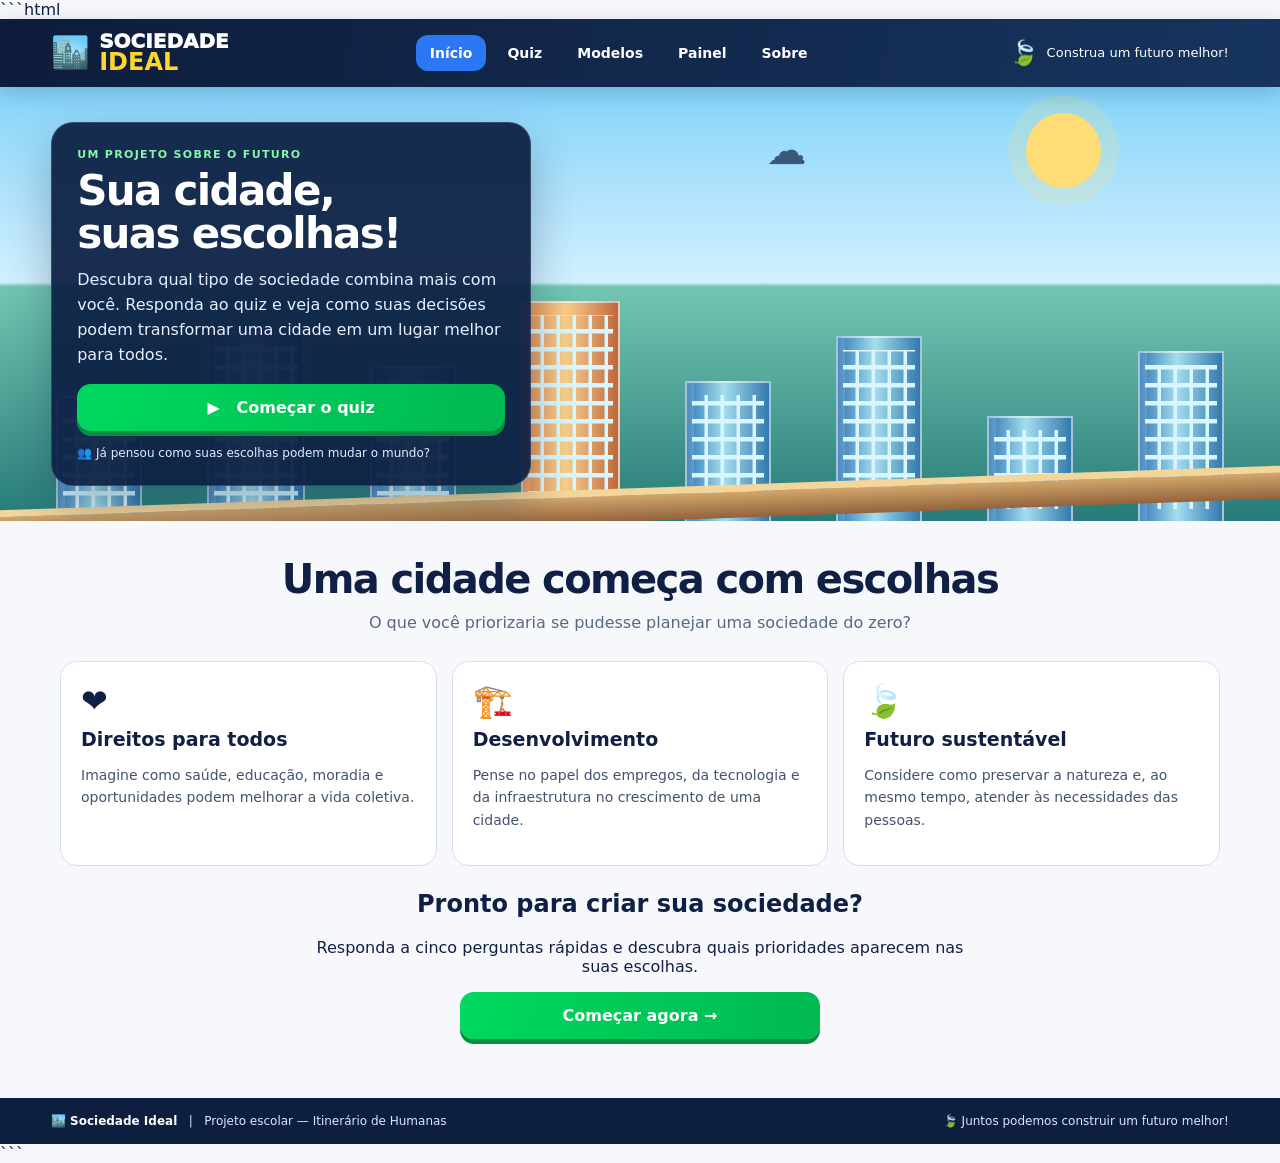
<file: index.html>
```html
<!DOCTYPE html>
<html lang="pt-BR">
<head>
  <meta charset="UTF-8">
  <meta name="viewport" content="width=device-width, initial-scale=1.0">

  <title>Sociedade Ideal | Início</title>

  <link rel="stylesheet" href="styles.css">
</head>

<body>

  <!-- Cabeçalho e navegação -->
  <header class="topbar">

    <a class="brand" href="index.html">
      <span class="brand-icon">🏙️</span>
      <span>
        SOCIEDADE
        <strong>IDEAL</strong>
      </span>
    </a>

    <nav class="nav" aria-label="Navegação principal">
      <a href="index.html" class="active">Início</a>
      <a href="quiz.html">Quiz</a>
      <a href="resultados.html">Modelos</a>
      <a href="painel.html">Painel</a>
      <a href="sobre.html">Sobre</a>
    </nav>

    <div class="motto">
      <b>🍃</b>
      Construa um futuro melhor!
    </div>

  </header>

  <!-- Apresentação principal -->
  <section class="hero">

    <!-- Elementos decorativos da cidade -->
    <div class="sun" aria-hidden="true"></div>
    <div class="cloud" aria-hidden="true">☁️</div>

    <div class="cityscape" aria-hidden="true">
      <div class="building b1"></div>
      <div class="building b2"></div>
      <div class="building b3"></div>
      <div class="building b4"></div>
      <div class="building b5"></div>
      <div class="building b6"></div>
      <div class="building b7"></div>
      <div class="building b8"></div>
      <div class="bridge"></div>
    </div>

    <!-- Texto principal -->
    <div class="hero-content">

      <div class="eyebrow">
        Um projeto sobre o futuro
      </div>

      <h1>
        Sua cidade,<br>
        suas escolhas!
      </h1>

      <p>
        Descubra qual tipo de sociedade combina mais com você.
        Responda ao quiz e veja como suas decisões podem
        transformar uma cidade em um lugar melhor para todos.
      </p>

      <a class="primary" href="quiz.html">
        ▶ &nbsp; Começar o quiz
      </a>

      <div class="tiny-note">
        👥 Já pensou como suas escolhas podem mudar o mundo?
      </div>

    </div>

  </section>

  <!-- Conteúdo principal -->
  <main>

    <section class="page-heading">
      <h1>Uma cidade começa com escolhas</h1>

      <p>
        O que você priorizaria se pudesse planejar
        uma sociedade do zero?
      </p>
    </section>

    <!-- Temas apresentados na página inicial -->
    <section class="info-grid" aria-label="Temas do projeto">

      <article class="info-card">
        <div class="icon" aria-hidden="true">❤️</div>

        <h2>Direitos para todos</h2>

        <p>
          Imagine como saúde, educação, moradia e oportunidades
          podem melhorar a vida coletiva.
        </p>
      </article>

      <article class="info-card">
        <div class="icon" aria-hidden="true">🏗️</div>

        <h2>Desenvolvimento</h2>

        <p>
          Pense no papel dos empregos, da tecnologia e da
          infraestrutura no crescimento de uma cidade.
        </p>
      </article>

      <article class="info-card">
        <div class="icon" aria-hidden="true">🍃</div>

        <h2>Futuro sustentável</h2>

        <p>
          Considere como preservar a natureza e, ao mesmo
          tempo, atender às necessidades das pessoas.
        </p>
      </article>

    </section>

    <!-- Convite para realizar o quiz -->
    <section class="cta">

      <h2>Pronto para criar sua sociedade?</h2>

      <p>
        Responda a cinco perguntas rápidas e descubra
        quais prioridades aparecem nas suas escolhas.
      </p>

      <a class="primary" href="quiz.html">
        Começar agora →
      </a>

    </section>

  </main>

  <!-- Rodapé -->
  <footer class="footer">

    <span>
      🏙️ <strong>Sociedade Ideal</strong>
      &nbsp; | &nbsp;
      Projeto escolar — Itinerário de Humanas
    </span>

    <span>
      🍃 Juntos podemos construir um futuro melhor!
    </span>

  </footer>

</body>
</html>
```
</file>
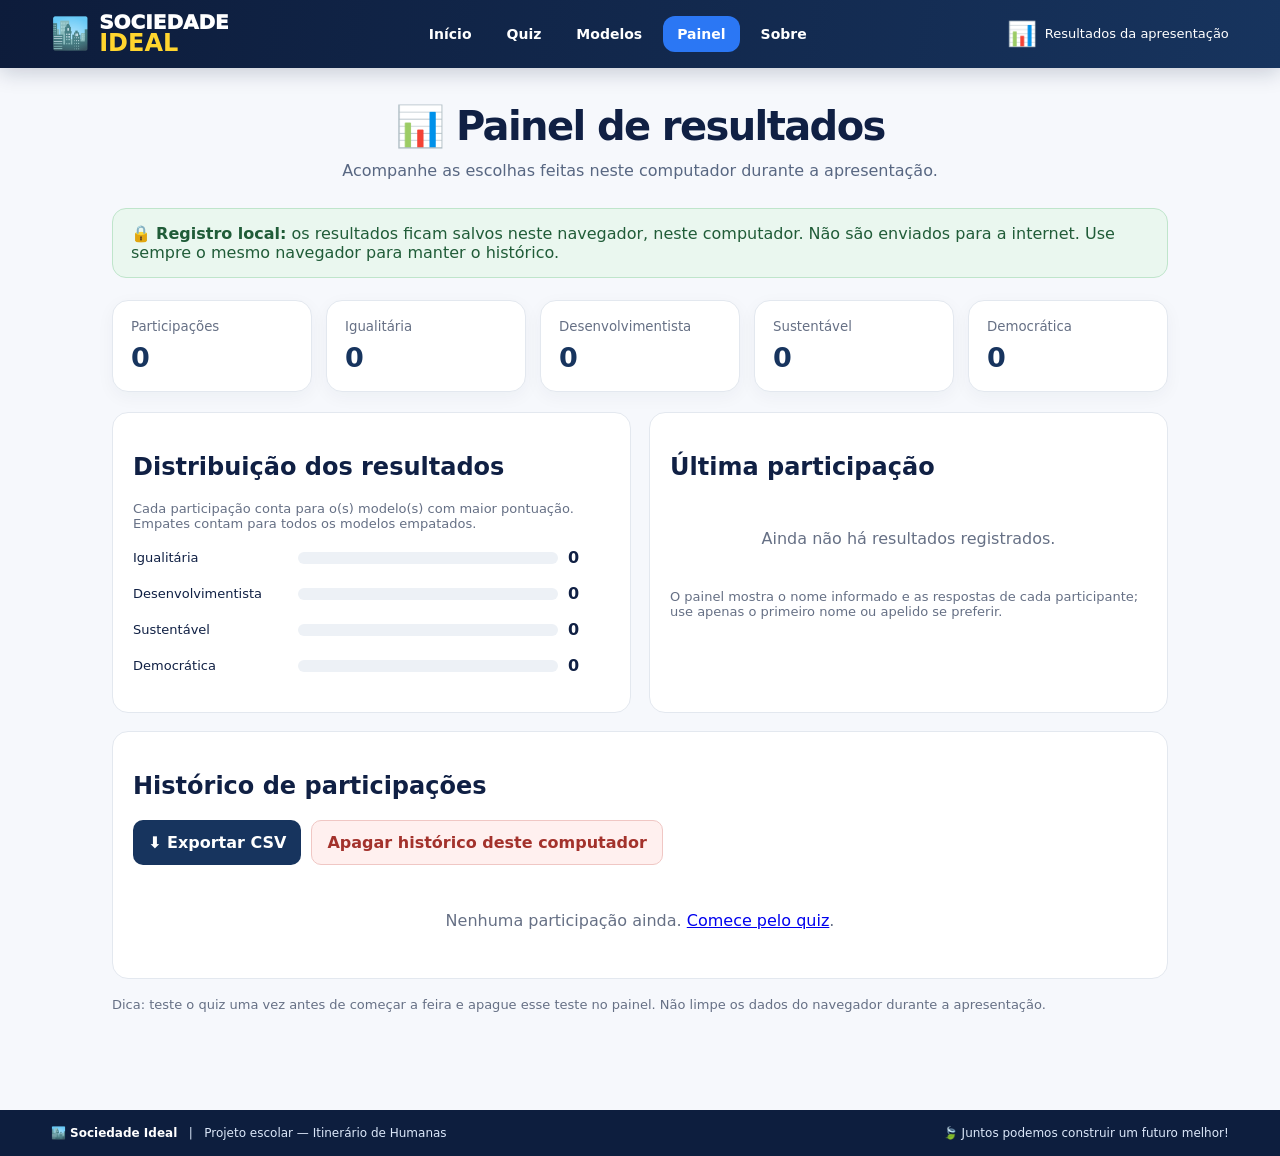
<file: painel.html>
<!doctype html>
<html lang="pt-BR">
<head>
  <meta charset="utf-8">
  <meta name="viewport" content="width=device-width, initial-scale=1">
  <title>Sociedade Ideal | Painel local</title>
  <link rel="stylesheet" href="styles.css">
  <style>
    .panel-wrap {
      max-width: 1100px;
      margin: 0 auto;
      padding: 0 22px 50px;
    }
    .privacy-note {
      background: #eaf7ef;
      border: 1px solid #bfe5cb;
      border-radius: 14px;
      padding: 15px 18px;
      color: #205c38;
      margin-bottom: 22px;
    }
    .stats {
      display: grid;
      grid-template-columns: repeat(5, minmax(0, 1fr));
      gap: 14px;
      margin: 20px 0;
    }
    .stat {
      background: #fff;
      border: 1px solid #e3e8ef;
      border-radius: 16px;
      padding: 18px;
      box-shadow: 0 5px 18px #172b4d0b;
    }
    .stat small {
      display: block;
      color: #667085;
      margin-bottom: 8px;
    }
    .stat strong {
      font-size: 27px;
      color: #17345e;
    }
    .dash-grid {
      display: grid;
      grid-template-columns: 1fr 1fr;
      gap: 18px;
    }
    .dash-card {
      background: white;
      border: 1px solid #e3e8ef;
      border-radius: 16px;
      padding: 20px;
      min-width: 0;
    }
    .bar-row {
      display: grid;
      grid-template-columns: 155px 1fr 42px;
      gap: 10px;
      align-items: center;
      margin: 17px 0;
    }
    .bar-label {
      font-size: 13px;
    }
    .bar-bg {
      height: 12px;
      background: #edf1f6;
      border-radius: 20px;
      overflow: hidden;
    }
    .bar-fill {
      height: 100%;
      background: linear-gradient(90deg, #39a879, #72c7a0);
      border-radius: 20px;
    }
    .table-wrap {
      overflow: auto;
    }
    table {
      border-collapse: collapse;
      width: 100%;
      font-size: 14px;
    }
    th, td {
      text-align: left;
      padding: 12px 10px;
      border-bottom: 1px solid #e8edf3;
      white-space: nowrap;
    }
    th {
      color: #586782;
    }
    .tools {
      display: flex;
      gap: 10px;
      flex-wrap: wrap;
      margin: 18px 0;
    }
    .tools button {
      cursor: pointer;
      border: 0;
      border-radius: 10px;
      padding: 12px 15px;
      font-weight: 700;
    }
    .export {
      background: #17345e;
      color: #fff;
    }
    .clear {
      background: #fff0ef;
      color: #a3322c;
      border: 1px solid #f0c7c4 !important;
    }
    .empty {
      text-align: center;
      color: #667085;
      padding: 28px 12px;
    }
    .muted {
      color: #667085;
      font-size: 13px;
    }
    @media (max-width: 850px) {
      .stats {
        grid-template-columns: repeat(2, minmax(0, 1fr));
      }
      .dash-grid {
        grid-template-columns: 1fr;
      }
    }
    @media (max-width: 480px) {
      .bar-row {
        grid-template-columns: 115px 1fr 34px;
        gap: 7px;
      }
      .stat {
        padding: 14px;
      }
      .stat strong {
        font-size: 23px;
      }
    }
  </style>
</head>
<body>

  <!-- Barra de Navegação Superior -->
  <header class="topbar">
    <a class="brand" href="index.html">
      <span class="brand-icon">🏙️</span>
      <span>SOCIEDADE<strong>IDEAL</strong></span>
    </a>
    <nav class="nav" aria-label="Navegação principal">
      <a href="index.html">Início</a>
      <a href="quiz.html">Quiz</a>
      <a href="resultados.html">Modelos</a>
      <a href="painel.html" class="active">Painel</a>
      <a href="sobre.html">Sobre</a>
    </nav>
    <div class="motto"><b>📊</b> Resultados da apresentação</div>
  </header>

  <!-- Conteúdo Principal -->
  <main>
    <div class="page-heading">
      <h1>📊 Painel de resultados</h1>
      <p>Acompanhe as escolhas feitas neste computador durante a apresentação.</p>
    </div>

    <div class="panel-wrap">
      <!-- Aviso de Privacidade -->
      <div class="privacy-note">
        🔒 <strong>Registro local:</strong> os resultados ficam salvos neste navegador, neste computador. Não são enviados para a internet. Use sempre o mesmo navegador para manter o histórico.
      </div>

      <!-- Métricas / Contadores -->
      <div class="stats">
        <div class="stat">
          <small>Participações</small>
          <strong id="total">0</strong>
        </div>
        <div class="stat">
          <small>Igualitária</small>
          <strong id="igualitaria">0</strong>
        </div>
        <div class="stat">
          <small>Desenvolvimentista</small>
          <strong id="desenvolvimentista">0</strong>
        </div>
        <div class="stat">
          <small>Sustentável</small>
          <strong id="sustentavel">0</strong>
        </div>
        <div class="stat">
          <small>Democrática</small>
          <strong id="democratica">0</strong>
        </div>
      </div>

      <!-- Gráficos e Última Participação -->
      <div class="dash-grid">
        <section class="dash-card">
          <h2>Distribuição dos resultados</h2>
          <p class="muted">Cada participação conta para o(s) modelo(s) com maior pontuação. Empates contam para todos os modelos empatados.</p>
          <div id="bars"></div>
        </section>

        <section class="dash-card">
          <h2>Última participação</h2>
          <div id="last" class="empty">Ainda não há resultados registrados.</div>
          <p class="muted">O painel mostra o nome informado e as respostas de cada participante; use apenas o primeiro nome ou apelido se preferir.</p>
        </section>
      </div>

      <!-- Tabela do Histórico -->
      <section class="dash-card" style="margin-top:18px">
        <h2>Histórico de participações</h2>
        <div class="tools">
          <button class="export" id="exportBtn">⬇ Exportar CSV</button>
          <button class="clear" id="clearBtn">Apagar histórico deste computador</button>
        </div>
        <div class="table-wrap" id="history"></div>
      </section>

      <p class="muted" style="margin-top:18px">Dica: teste o quiz uma vez antes de começar a feira e apague esse teste no painel. Não limpe os dados do navegador durante a apresentação.</p>
    </div>
  </main>

  <!-- Rodapé -->
  <footer class="footer">
    <span>🏙️ <strong>Sociedade Ideal</strong> &nbsp; | &nbsp; Projeto escolar — Itinerário de Humanas</span>
    <span>🍃 Juntos podemos construir um futuro melhor!</span>
  </footer>

  <!-- Script Lógico -->
  <script>
    const KEY = 'sociedadeIdealRegistrosV1';
    const models = {
      igualitaria: 'Sociedade Igualitária',
      desenvolvimentista: 'Sociedade Desenvolvimentista',
      sustentavel: 'Sociedade Sustentável',
      democratica: 'Sociedade Democrática'
    };

    function read() {
      try {
        return JSON.parse(localStorage.getItem(KEY) || '[]');
      } catch (e) {
        return [];
      }
    }

    function datefmt(iso) {
      return new Date(iso).toLocaleString('pt-BR', { dateStyle: 'short', timeStyle: 'short' });
    }

    function esc(s) {
      return String(s).replace(/[&<>"']/g, c => ({
        '&': '&amp;',
        '<': '&lt;',
        '>': '&gt;',
        '"': '&quot;',
        "'": '&#39;'
      }[c]));
    }

    function render() {
      const rows = read();
      document.getElementById('total').textContent = rows.length;

      const counts = { igualitaria: 0, desenvolvimentista: 0, sustentavel: 0, democratica: 0 };
      rows.forEach(r => (r.vencedores || []).forEach(k => {
        if (k in counts) counts[k]++;
      }));

      Object.keys(counts).forEach(k => document.getElementById(k).textContent = counts[k]);

      const max = Math.max(1, ...Object.values(counts));
      document.getElementById('bars').innerHTML = Object.keys(counts).map(k => `
        <div class="bar-row">
          <span class="bar-label">${models[k].replace('Sociedade ', '')}</span>
          <div class="bar-bg">
            <div class="bar-fill" style="width:${counts[k] / max * 100}%"></div>
          </div>
          <strong>${counts[k]}</strong>
        </div>
      `).join('');

      const last = rows[rows.length - 1];
      document.getElementById('last').innerHTML = last ? `
        <strong>${esc(last.nome || 'Não informado')}</strong>
        <p>${esc(last.resultado)}</p>
        <p>${datefmt(last.data)}</p>
        <p class="muted">Participação ${rows.length} de ${rows.length}</p>
      ` : 'Ainda não há resultados registrados.';

      document.getElementById('history').innerHTML = rows.length ? `
        <table>
          <thead>
            <tr>
              <th>#</th>
              <th>Nome</th>
              <th>Data e hora</th>
              <th>Resultado</th>
              <th>Escolhas</th>
            </tr>
          </thead>
          <tbody>
            ${rows.slice().reverse().map((r, i) => `
              <tr>
                <td>${rows.length - i}</td>
                <td>${esc(r.nome || "Não informado")}</td>
                <td>${datefmt(r.data)}</td>
                <td>${esc(r.resultado)}</td>
                <td>
                  <details>
                    <summary>Ver respostas</summary>
                    <ol>
                      ${(r.respostas || []).map(a => `<li><strong>${esc(a.pergunta)}</strong><br>${esc(a.escolha)}</li>`).join('')}
                    </ol>
                    <p>Pontuação: ${Object.entries(r.scores || {}).map(([k, v]) => `${models[k]}: ${v}`).map(esc).join(" · ")}</p>
                  </details>
                </td>
              </tr>
            `).join('')}
          </tbody>
        </table>
      ` : '<div class="empty">Nenhuma participação ainda. <a href="quiz.html">Comece pelo quiz</a>.</div>';
    }

    // Exportação em CSV
    document.getElementById('exportBtn').addEventListener('click', () => {
      const rows = read();
      if (!rows.length) {
        alert('Ainda não há resultados para exportar.');
        return;
      }
      const csv = [
        ['Participação', 'Nome', 'Data e hora', 'Resultado', 'Respostas', 'Igualitária', 'Desenvolvimentista', 'Sustentável', 'Democrática'],
        ...rows.map((r, i) => [
          i + 1,
          r.nome || 'Não informado',
          datefmt(r.data),
          r.resultado,
          (r.respostas || []).map(a => a.pergunta + ': ' + a.escolha).join(' | '),
          ...['igualitaria', 'desenvolvimentista', 'sustentavel', 'democratica'].map(k => r.scores?.[k] ?? 0)
        ])
      ].map(row => row.map(v => '"' + String(v).replace(/"/g, '""') + '"').join(';')).join('\r\n');

      const blob = new Blob(['\ufeff' + csv], { type: 'text/csv;charset=utf-8;' });
      const url = URL.createObjectURL(blob);
      const a = document.createElement('a');
      a.href = url;
      a.download = 'sociedade-ideal-resultados.csv';
      a.click();
      URL.revokeObjectURL(url);
    });

    // Limpeza de Histórico
    document.getElementById('clearBtn').addEventListener('click', () => {
      if (confirm('Apagar permanentemente todos os resultados salvos neste navegador? Esta ação não pode ser desfeita.')) {
        localStorage.removeItem(KEY);
        render();
      }
    });

    render();
    window.addEventListener('storage', render);
  </script>
</body>
</html>
</file>
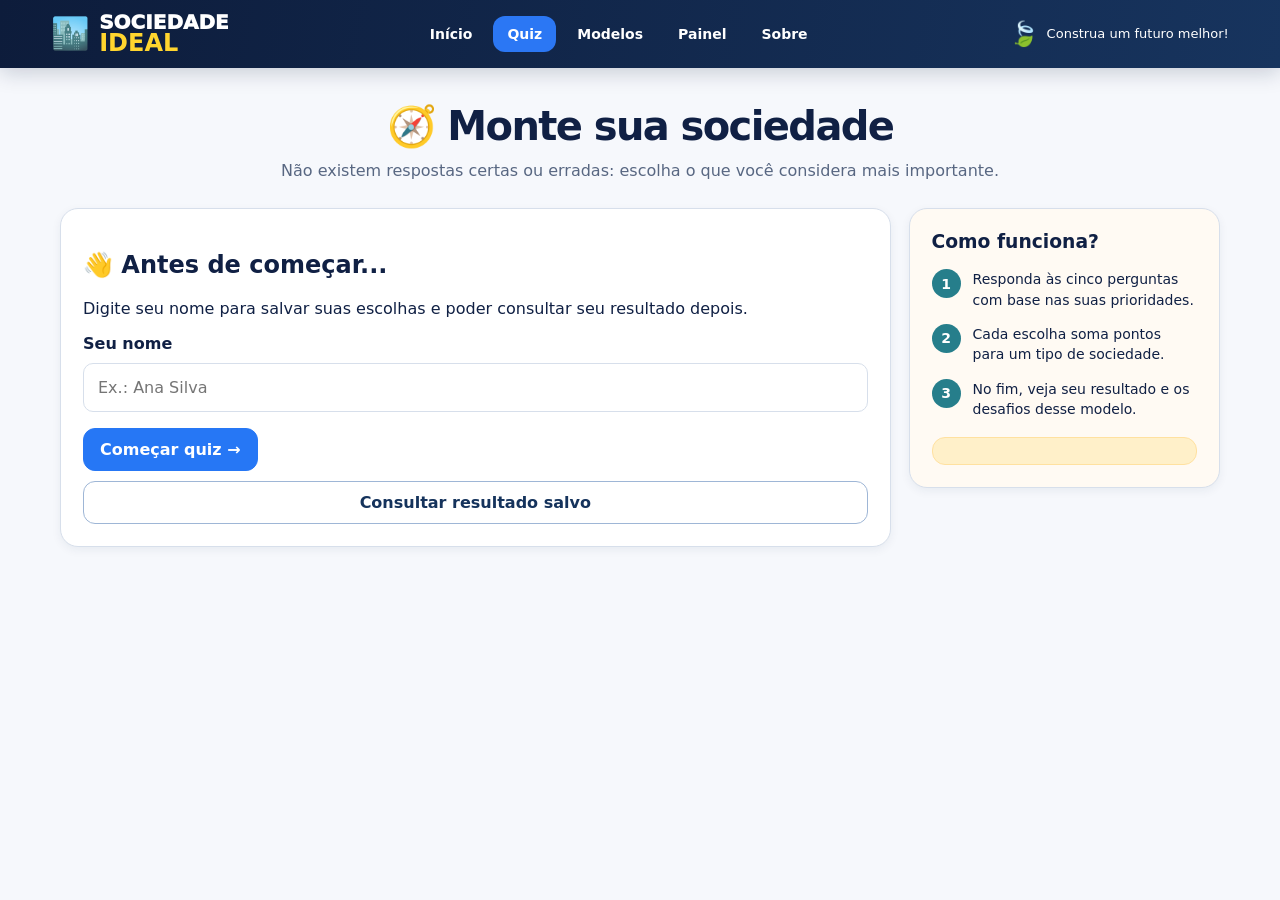
<file: quiz.html>
<!DOCTYPE html>
<html lang="pt-BR">
<head>
  <meta charset="utf-8">
  <meta name="viewport" content="width=device-width, initial-scale=1">
  <title>Sociedade Ideal | Quiz</title>
  <link rel="stylesheet" href="styles.css">
</head>
<body>

  <!-- Barra Superior de Navegação -->
  <header class="topbar">
    <a class="brand" href="index.html">
      <span class="brand-icon">🏙️</span>
      <span>SOCIEDADE<strong>IDEAL</strong></span>
    </a>
    
    <nav class="nav" aria-label="Navegação principal">
      <a href="index.html">Início</a>
      <a href="quiz.html" class="active">Quiz</a>
      <a href="resultados.html">Modelos</a>
      <a href="painel.html">Painel</a>
      <a href="sobre.html">Sobre</a>
    </nav>
    
    <div class="motto">
      <b>🍃</b> Construa um futuro melhor!
    </div>
  </header>

  <!-- Conteúdo Principal -->
  <main>
    <div class="page-heading">
      <h1>🧭 Monte sua sociedade</h1>
      <p>Não existem respostas certas ou erradas: escolha o que você considera mais importante.</p>
    </div>

    <section class="quiz-layout">
      <!-- Painel Esquerdo (Formulário e Quiz) -->
      <div class="panel">
        
        <!-- Tela Inicial: Identificação do Usuário -->
        <div id="nameGate" class="name-gate">
          <h2>👋 Antes de começar...</h2>
          <p>Digite seu nome para salvar suas escolhas e poder consultar seu resultado depois.</p>
          
          <label for="participantName"><strong>Seu nome</strong></label>
          <input 
            id="participantName" 
            maxlength="80" 
            autocomplete="name" 
            placeholder="Ex.: Ana Silva" 
            style="display:block; width:100%; box-sizing:border-box; margin:10px 0 16px; padding:14px; border:1px solid #d7dfeb; border-radius:10px; font:inherit;"
          >
          
          <button class="next" id="startBtn">Começar quiz →</button>
          <button class="secondary" id="lookupBtn" style="margin-top:10px; width:100%">Consultar resultado salvo</button>
          
          <div id="savedLookup" class="result-detail" hidden aria-live="polite"></div>
        </div>

        <!-- Conteúdo do Quiz -->
        <div id="quizContent" hidden>
          <div class="progress-line">
            <span id="qCount">Pergunta 1 de 12</span>
            <span id="percent">0%</span>
          </div>
          
          <div class="track">
            <div class="fill" id="progress"></div>
          </div>
          
          <h2 class="question" id="question">Qual seria sua maior prioridade ao governar uma cidade?</h2>
          <div class="answers" id="answers"></div>
          
          <div class="quiz-actions">
            <button class="secondary" id="backBtn">← Voltar</button>
            <button class="next" id="nextBtn" disabled>Próxima pergunta →</button>
          </div>
          
          <div id="resultDetail" class="result-detail" hidden aria-live="polite"></div>
        </div>
      </div>

      <!-- Painel Direito (Instruções) -->
      <aside class="panel side">
        <h3>Como funciona?</h3>
        
        <div class="step">
          <span class="num">1</span>
          <span>Responda às cinco perguntas com base nas suas prioridades.</span>
        </div>
        
        <div class="step">
          <span class="num">2</span>
          <span>Cada escolha soma pontos para um tipo de sociedade.</span>
        </div>
        
        <div class="step">
          <span class="num">3</span>
          <span>No fim, veja seu resultado e os desafios desse modelo.</span>
        </div>
        
        <div class="tip">
</file>
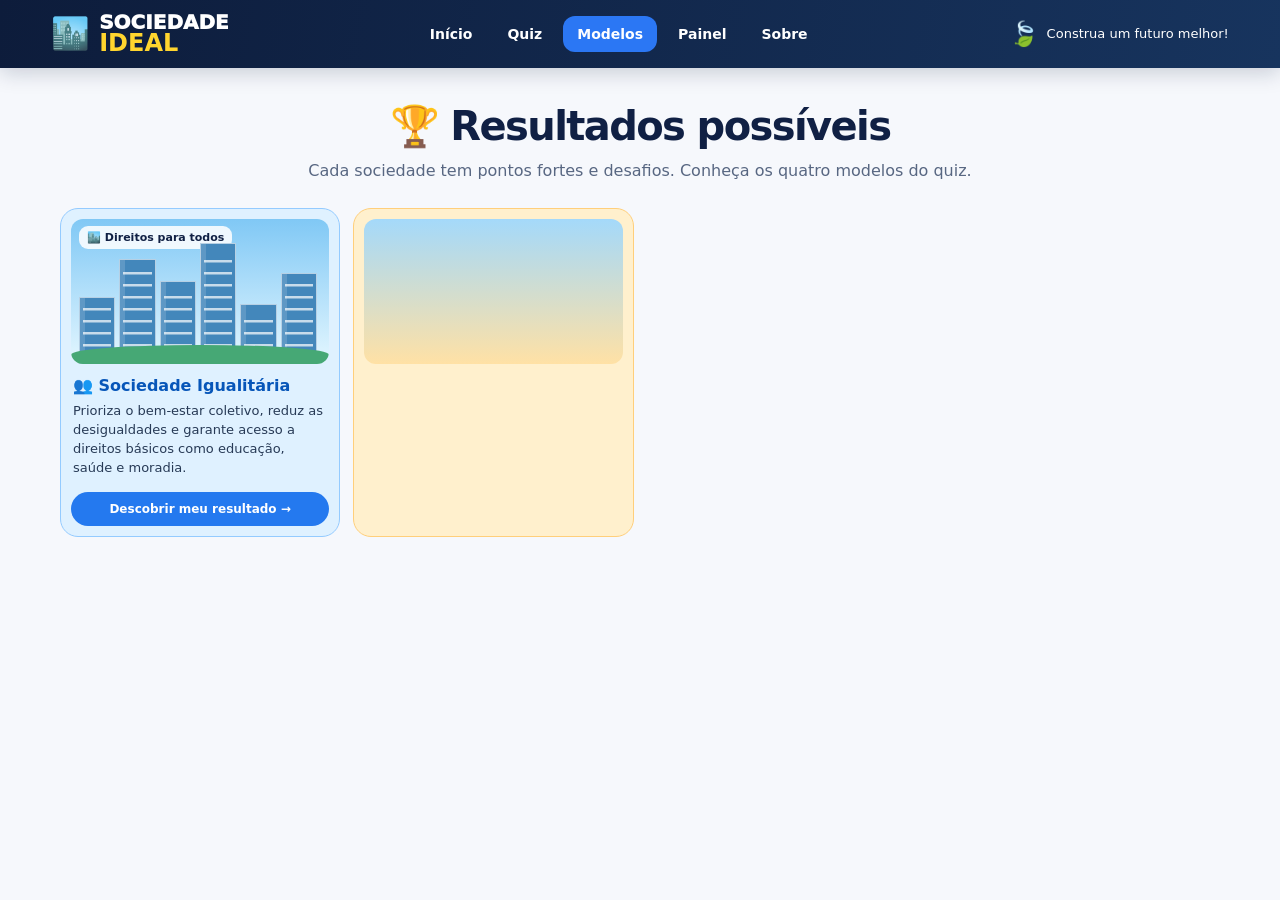
<file: resultados.html>
<!doctype html>
<html lang="pt-BR">
<head>
  <meta charset="utf-8">
  <meta name="viewport" content="width=device-width, initial-scale=1">
  <title>Sociedade Ideal | Resultados</title>
  <link rel="stylesheet" href="styles.css">
</head>
<body>
  <header class="topbar">
    <a class="brand" href="index.html">
      <span class="brand-icon">🏙️</span>
      <span>SOCIEDADE<strong>IDEAL</strong></span>
    </a>
    <nav class="nav" aria-label="Navegação principal">
      <a href="index.html" class="">Início</a>
      <a href="quiz.html" class="">Quiz</a>
      <a href="resultados.html" class="active">Modelos</a>
      <a href="painel.html" class="">Painel</a>
      <a href="sobre.html" class="">Sobre</a>
    </nav>
    <div class="motto">
      <b>🍃</b> Construa um futuro melhor!
    </div>
  </header>

  <main>
    <div class="page-heading">
      <h1>🏆 Resultados possíveis</h1>
      <p>Cada sociedade tem pontos fortes e desafios. Conheça os quatro modelos do quiz.</p>
    </div>

    <div class="results-grid">
      <!-- Sociedade Igualitária -->
      <article class="result-card equal">
        <div class="result-art">
          <span class="art-label">🏙️ Direitos para todos</span>
          <div class="mini-city">
            <i class="mini-building"></i>
            <i class="mini-building"></i>
            <i class="mini-building"></i>
            <i class="mini-building"></i>
            <i class="mini-building"></i>
            <i class="mini-building"></i>
            <div class="land"></div>
          </div>
        </div>
        <h3>👥 Sociedade Igualitária</h3>
        <p>Prioriza o bem-estar coletivo, reduz as desigualdades e garante acesso a direitos básicos como educação, saúde e moradia.</p>
        <a class="button" href="quiz.html">Descobrir meu resultado →</a>
      </article>

      <!-- Sociedade Desenvolvimentista -->
      <article class="result-card industry">
        <div class="result-art">
          <span
</file>
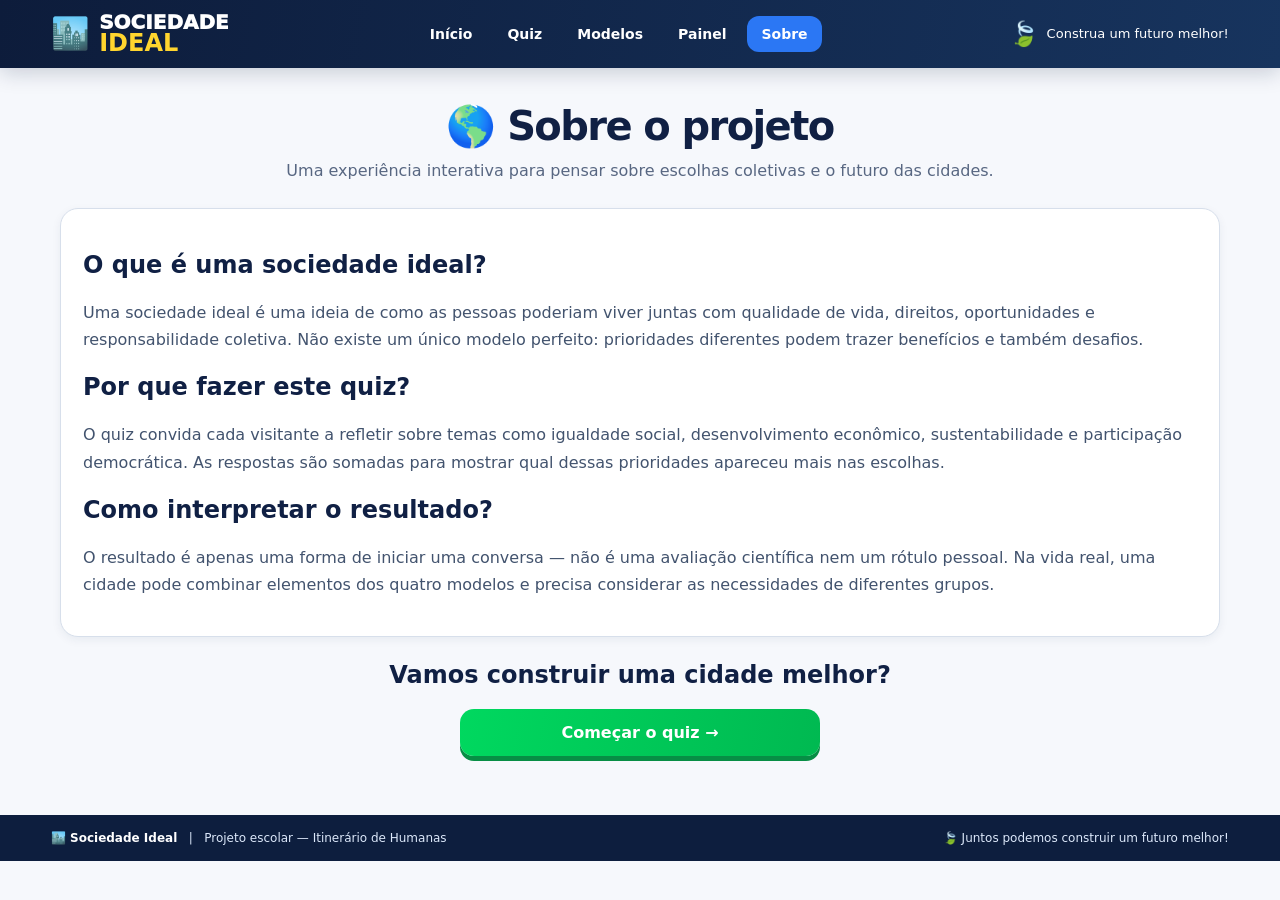
<file: sobre.html>
<!doctype html>
<html lang="pt-BR">
<head>
  <meta charset="utf-8">
  <meta name="viewport" content="width=device-width, initial-scale=1">
  <title>Sociedade Ideal | Sobre</title>
  <link rel="stylesheet" href="styles.css">
</head>
<body>
  <header class="topbar">
    <a class="brand" href="index.html">
      <span class="brand-icon">🏙️</span>
      <span>SOCIEDADE<strong>IDEAL</strong></span>
    </a>
    <nav class="nav" aria-label="Navegação principal">
      <a href="index.html" class="">Início</a>
      <a href="quiz.html" class="">Quiz</a>
      <a href="resultados.html" class="">Modelos</a>
      <a href="painel.html" class="">Painel</a>
      <a href="sobre.html" class="active">Sobre</a>
    </nav>
    <div class="motto">
      <b>🍃</b> Construa um futuro melhor!
    </div>
  </header>

  <main>
    <div class="page-heading">
      <h1>🌎 Sobre o projeto</h1>
      <p>Uma experiência interativa para pensar sobre escolhas coletivas e o futuro das cidades.</p>
    </div>

    <div class="panel">
      <h2>O que é uma sociedade ideal?</h2>
      <p style="line-height:1.7;color:#42536e">
        Uma sociedade ideal é uma ideia de como as pessoas poderiam viver juntas com qualidade de vida, direitos, oportunidades e responsabilidade coletiva. Não existe um único modelo perfeito: prioridades diferentes podem trazer benefícios e também desafios.
      </p>

      <h2>Por que fazer este quiz?</h2>
      <p style="line-height:1.7;color:#42536e">
        O quiz convida cada visitante a refletir sobre temas como igualdade social, desenvolvimento econômico, sustentabilidade e participação democrática. As respostas são somadas para mostrar qual dessas prioridades apareceu mais nas escolhas.
      </p>

      <h2>Como interpretar o resultado?</h2>
      <p style="line-height:1.7;color:#42536e">
        O resultado é apenas uma forma de iniciar uma conversa — não é uma avaliação científica nem um rótulo pessoal. Na vida real, uma cidade pode combinar elementos dos quatro modelos e precisa considerar as necessidades de diferentes grupos.
      </p>
    </div>

    <div class="cta">
      <h2>Vamos construir uma cidade melhor?</h2>
      <a class="primary" href="quiz.html">Começar o quiz →</a>
    </div>
  </main>

  <footer class="footer">
    <span>🏙️ <strong>Sociedade Ideal</strong> &nbsp; | &nbsp; Projeto escolar — Itinerário de Humanas</span>
    <span>🍃 Juntos podemos construir um futuro melhor!</span>
  </footer>
</body>
</html>
</file>
<file: styles.css>
/* ========================================
   1. VARIÁVEIS E CONFIGURAÇÕES GERAIS
======================================== */

:root {
  --navy: #102448;
  --blue: #2677f5;
  --green: #00c965;
  --ink: #102044;
  --muted: #586782;
  --paper: #f5f8fc;
  --line: #d7dfeb;
}

* {
  box-sizing: border-box;
}

html {
  scroll-behavior: smooth;
}

body {
  margin: 0;
  font-family: Inter, ui-sans-serif, system-ui, -apple-system,
    "Segoe UI", sans-serif;
  color: var(--ink);
  background: #f6f8fc;
}

button {
  font: inherit;
  cursor: pointer;
}

button:focus-visible,
a:focus-visible {
  outline: 3px solid #ffbd35;
  outline-offset: 3px;
}

/* ========================================
   2. BARRA SUPERIOR E NAVEGAÇÃO
======================================== */

.topbar {
  display: flex;
  align-items: center;
  justify-content: space-between;
  gap: 18px;
  padding: 13px max(4vw, 18px);

  position: sticky;
  top: 0;
  z-index: 5;

  color: white;
  background: linear-gradient(100deg, #0d1c3b, #17345e);
  box-shadow: 0 5px 20px #091a3830;
}

.brand {
  display: flex;
  align-items: center;
  gap: 9px;

  color: white;
  font-size: 20px;
  font-weight: 950;
  line-height: 0.95;
  text-decoration: none;
}

.brand-icon {
  font-size: 31px;
}

.brand span strong {
  display: block;
  color: #ffd52e;
  font-size: 24px;
}

.nav {
  display: flex;
  align-items: center;
  gap: 7px;
}

.nav a {
  padding: 10px 14px;
  border-radius: 12px;

  color: white;
  font-size: 14px;
  font-weight: 700;
  text-decoration: none;
}

.nav a:hover,
.nav a.active {
  background: #2b77f4;
}

.motto {
  display: flex;
  align-items: center;
  gap: 8px;
  font-size: 13px;
}

.motto b {
  color: #76ed80;
  font-size: 24px;
}

/* ========================================
   3. SEÇÃO PRINCIPAL (HERO)
======================================== */

.hero {
  display: flex;
  align-items: center;
  min-height: 350px;
  padding: 35px max(4vw, 18px);

  position: relative;
  overflow: hidden;

  background: linear-gradient(
    180deg,
    #85d4f9 0%,
    #d3f0ff 45%,
    #73c6b2 46%,
    #277b78 100%
  );
}

.sun {
  position: absolute;
  top: 26px;
  right: 14%;

  width: 75px;
  height: 75px;
  border-radius: 50%;

  background: #ffdd76;
  box-shadow: 0 0 0 18px #ffdf762c;
}

.cloud {
  position: absolute;
  top: 40px;
  right: 37%;
  font-size: 40px;
  opacity: 0.7;
}

.cityscape {
  display: flex;
  align-items: flex-end;
  justify-content: space-around;
  gap: 5px;
  padding: 0 2%;

  position: absolute;
  inset: 65px 0 0;
}

.building {
  position: relative;

  width: 7%;
  min-width: 35px;

  border: 2px solid #ffffff8c;
  border-bottom: 0;

  background: linear-gradient(
    90deg,
    #347bb7,
    #a4dded 45%,
    #3279ad
  );

  box-shadow: inset 7px 0 #fff2;
}

.building::before {
  content: "";
  position: absolute;
  inset: 12px 5px;

  background:
    repeating-linear-gradient(
      0deg,
      transparent 0 13px,
      #d8f6ff 14px 18px
    ),
    repeating-linear-gradient(
      90deg,
      transparent 0 12px,
      #d8f6ff 13px 16px
    );
}

.b1 { height: 125px; }
.b2 { height: 190px; width: 8%; }
.b3 { height: 155px; }

.b4 {
  height: 220px;
  width: 8%;
  background: linear-gradient(
    90deg,
    #e48d52,
    #f8d08c 45%,
    #bf663e
  );
}

.b5 { height: 140px; }
.b6 { height: 185px; }
.b7 { height: 105px; }
.b8 { height: 170px; }

.bridge {
  position: absolute;
  bottom: 0;
  left: 0;
  right: 0;

  height: 33px;

  background: linear-gradient(180deg, #d2a76c, #93623b);
  border-top: 7px solid #f4d59a;
  transform: skewY(-2deg);
}

.hero-content {
  position: relative;
  z-index: 2;

  max-width: 480px;
  padding: 25px;
  border: 1px solid #ffffff25;
  border-radius: 22px;

  color: white;
  background: #0c2044ef;
  box-shadow: 0 20px 45px #12284a50;
}

.eyebrow {
  color: #85f4ad;
  font-size: 11px;
  font-weight: 900;
  text-transform: uppercase;
  letter-spacing: 0.12em;
}

.hero h1 {
  margin: 8px 0 12px;
  font-size: clamp(28px, 4vw, 42px);
  line-height: 1.04;
  letter-spacing: -0.04em;
}

.hero p {
  margin: 0 0 17px;
  color: #e5efff;
  line-height: 1.55;
}

/* ========================================
   4. BOTÕES
======================================== */

.primary {
  display: inline-block;
  width: 100%;
  padding: 14px 20px;
  border: 0;
  border-radius: 14px;

  color: white;
  background: linear-gradient(100deg, #00d85f, #00b951);
  box-shadow: 0 5px 0 #078e45;

  font-weight: 900;
  text-align: center;
  text-decoration: none;

  transition: transform 0.15s;
}

.primary:hover {
  transform: translateY(-2px);
}

.tiny-note {
  margin-top: 15px;
  color: #e3edff;
  font-size: 12px;
}

.secondary,
.next {
  padding: 11px 16px;
  border: 1px solid #9eb6d6;
  border-radius: 12px;

  color: #15335c;
  background: white;
  font-weight: 800;
}

.next {
  color: white;
  background: #2677f5;
  border-color: #2677f5;
}

.next:disabled {
  opacity: 0.45;
  cursor: not-allowed;
}

/* ========================================
   5. ESTRUTURA DAS PÁGINAS
======================================== */

main {
  max-width: 1200px;
  margin: auto;
  padding: 25px 20px 35px;
}

.panel {
  padding: 22px;
  border: 1px solid var(--line);
  border-radius: 18px;

  background: white;
  box-shadow: 0 3px 10px #132d5010;
}

.page-heading {
  margin: 10px 0 25px;
  text-align: center;
}

.page-heading h1 {
  margin: 0 0 8px;
  font-size: clamp(28px, 4vw, 40px);
  letter-spacing: -0.04em;
}

.page-heading p {
  margin: 0;
  color: var(--muted);
  line-height: 1.6;
}

/* ========================================
   6. LAYOUT DO QUIZ
======================================== */

.quiz-layout {
  display: grid;
  grid-template-columns: minmax(0, 2fr) minmax(245px, 0.75fr);
  gap: 18px;
  align-items: start;
}

.progress-line {
  display: flex;
  justify-content: space-between;
  margin-bottom: 9px;

  font-size: 12px;
  font-weight: 800;
}

.track {
  height: 10px;
  margin-bottom: 22px;
  border-radius: 20px;
  overflow: hidden;
  background: #e4e9f1;
}

.fill {
  width: 0%;
  height: 100%;
  background: linear-gradient(90deg, #00ca63, #50e18b);
  transition: width 0.3s;
}

.question {
  margin: 0 0 18px;
  font-size: clamp(19px, 2.2vw, 25px);
  line-height: 1.25;
  letter-spacing: -0.025em;
}

.answers {
  display: grid;
  grid-template-columns: 1fr 1fr;
  gap: 12px;
}

.answer {
  display: flex;
  align-items: center;
  gap: 12px;
  min-height: 88px;
  padding: 14px;

  border: 1.5px solid #d5deea;
  border-radius: 15px;

  color: var(--ink);
  background: white;
  text-align: left;
  line-height: 1.35;

  transition: 0.15s;
}

.answer:hover {
  border-color: #7eabfa;
  background: #f7faff;
}

.answer.selected {
  border-color: #2477f4;
  background: #edf5ff;
  box-shadow: 0 0 0 2px #2477f41c;
}

.answer .emoji {
  display: grid;
  place-items: center;
  flex-shrink: 0;

  width: 45px;
  height: 45px;
  border-radius: 50%;

  background: #eaf3ff;
  font-size: 23px;
}

.answer .radio {
  flex-shrink: 0;
  width: 17px;
  height: 17px;
  margin-left: auto;

  border: 1.5px solid #a5b1c3;
  border-radius: 50%;
}

.answer.selected .radio {
  border: 5px solid #2477f4;
}

.quiz-actions {
  display: flex;
  justify-content: space-between;
  gap: 12px;
  margin-top: 18px;
}

/* ========================================
   7. PAINEL LATERAL E DICAS
======================================== */

.side {
  background: #fffaf3;
}

.side h3 {
  margin: 0 0 17px;
}

.step {
  display: flex;
  align-items: flex-start;
  gap: 12px;
  margin: 14px 0;

  font-size: 14px;
  line-height: 1.45;
}

.num {
  display: grid;
  place-items: center;
  flex-shrink: 0;

  width: 29px;
  height: 29px;
  border-radius: 50%;

  color: white;
  background: #267e8b;
  font-weight: 900;
}

.tip {
  margin-top: 18px;
  padding: 13px;
  border: 1px solid #ffe1a0;
  border-radius: 13px;

  background: #fff0c9;
  font-size: 12px;
  line-height: 1.45;
}

/* ========================================
   8. CARTÕES DE RESULTADOS
======================================== */

.results-grid {
  display: grid;
  grid-template-columns: repeat(4, 1fr);
  gap: 13px;
}

.result-card {
  display: flex;
  flex-direction: column;
  overflow: hidden;
  padding: 10px;

  border: 1px solid var(--cardline);
  border-radius: 18px;

  background: var(--cardbg);
}

.result-art {
  display: flex;
  align-items: flex-end;
  justify-content: center;
  position: relative;
  overflow: hidden;

  height: 145px;
  border-radius: 12px;
  background: var(--artbg);
}

.mini-city {
  display: flex;
  align-items: flex-end;
  gap: 4px;
  position: relative;

  width: 100%;
  height: 100%;
  padding: 10px 8px 0;
}

.mini-building {
  position: relative;
  width: 15%;
  height: 50%;

  border: 1px solid #ffffff9c;
  background: var(--building);
  box-shadow: inset 5px 0 #ffffff24;
}

.mini-building::after {
  content: "";
  position: absolute;
  inset: 7px 3px;

  background: repeating-linear-gradient(
    0deg,
    transparent 0 9px,
    #ffffffb5 10px 12px
  );
}

.mini-building:nth-child(2) { height: 78%; }
.mini-building:nth-child(3) { height: 62%; }
.mini-building:nth-child(4) { height: 90%; }
.mini-building:nth-child(5) { height: 45%; }
.mini-building:nth-child(6) { height: 68%; }

.nature .mini-building {
  background: #429a73;
}

.nature .mini-building::before {
  content: "";
  position: absolute;
  top: -25px;
  left: 0;

  width: 25px;
  height: 25px;
  border-radius: 50% 50% 0 50%;

  background: #48b966;
}

.industry .mini-building {
  background: #b96d42;
}

.democracy .mini-building {
  background: #7b6ab9;
}

.equal .mini-building {
  background: #4387bb;
}

.land {
  position: absolute;
  bottom: 0;
  left: 0;
  right: 0;

  height: 19px;
  border-radius: 50% 50% 0 0;
  background: #46a875;
}

.art-label {
  position: absolute;
  top: 7px;
  left: 8px;

  padding: 5px 8px;
  border-radius: 9px;

  background: #ffffffdc;
  font-size: 11px;
  font-weight: 900;
}

.result-card h3 {
  margin: 12px 2px 7px;
  color: var(--title);
  font-size: 16px;
}

.result-card p {
  flex: 1;
  margin: 0 2px 14px;

  color: #273a56;
  font-size: 13px;
  line-height: 1.45;
}

.result-card .button {
  padding: 10px;
  border: 0;
  border-radius: 999px;

  color: white;
  background: var(--button);

  font-size: 12px;
  font-weight: 900;
  text-align: center;
  text-decoration: none;
}

/* ========================================
   9. CORES DAS QUATRO SOCIEDADES
======================================== */

.equal {
  --cardline: #94cbff;
  --cardbg: #dff1ff;
  --artbg: linear-gradient(#80c8f5, #e4f7ff);
  --building: #4387bb;
  --title: #0756b9;
  --button: #2479ef;
}

.industry {
  --cardline: #ffcf7b;
  --cardbg: #fff0cd;
  --artbg: linear-gradient(#a4d9fa, #ffe1a5);
  --building: #b96d42;
  --title: #9b4000;
  --button: #f08b00;
}

.nature {
  --cardline: #78e9b0;
  --cardbg: #d9ffea;
  --artbg: linear-gradient(#91d8fa, #c5f5c8);
  --building: #429a73;
  --title: #087b48;
  --button: #00ad5d;
}

.democracy {
  --cardline: #e0a7ff;
  --cardbg: #f3dcff;
  --artbg: linear-gradient(#8bcaf5, #e8c9ff);
  --building: #7b6ab9;
  --title: #6514b6;
  --button: #6514c8;
}

/* ========================================
   10. DETALHES E PONTUAÇÃO DOS RESULTADOS
======================================== */

.result-detail {
  margin-top: 20px;
  padding: 20px;

  border: 2px solid #9cdbb6;
  border-radius: 18px;

  background: #f0fff5;
}

.result-detail h2 {
  margin: 0 0 6px;
}

.result-detail p {
  line-height: 1.55;
}

.score-list {
  display: grid;
  gap: 8px;
  margin-top: 15px;
}

.score-row {
  display: grid;
  grid-template-columns: 150px 1fr 35px;
  align-items: center;
  gap: 10px;

  font-size: 12px;
  font-weight: 800;
}

.score-track {
  height: 9px;
  border-radius: 20px;
  overflow: hidden;
  background: #e1e9e4;
}

.score-fill {
  height: 100%;
  border-radius: 20px;
  background: #00bd61;
}

/* ========================================
   11. LEMBRETE E BOTÃO DE REINICIAR
======================================== */

.reminder {
  display: flex;
  align-items: center;
  justify-content: space-between;
  gap: 20px;

  margin: 30px 0 0;
  padding: 22px;
  border-radius: 20px;

  color: white;
  background: linear-gradient(105deg, #102448, #1b497a);
}

.reminder h3 {
  margin: 0 0 6px;
  font-size: 21px;
}

.reminder p {
  margin: 0;
  color: #e1ebfa;
  line-height: 1.5;
}

.reset {
  display: inline-block;
  padding: 13px 18px;
  border: 0;
  border-radius: 12px;

  color: #122c50;
  background: #f3f8ff;

  font-weight: 900;
  text-decoration: none;
  white-space: nowrap;
}

/* ========================================
   12. RODAPÉ
======================================== */

.footer {
  display: flex;
  justify-content: space-between;
  gap: 12px;

  padding: 16px max(4vw, 18px);

  color: #dce8fa;
  background: #0d1e3e;
  font-size: 12px;
}

.footer strong {
  color: white;
}

/* ========================================
   13. PÁGINAS INFORMATIVAS
======================================== */

.info-grid {
  display: grid;
  grid-template-columns: repeat(3, 1fr);
  gap: 15px;
}

.info-card {
  padding: 20px;
  border: 1px solid var(--line);
  border-radius: 17px;
  background: white;
}

.info-card .icon {
  font-size: 32px;
}

.info-card h2 {
  margin: 8px 0;
  font-size: 19px;
}

.info-card p {
  color: #42536e;
  font-size: 14px;
  line-height: 1.6;
}

.cta {
  max-width: 650px;
  margin: 24px auto;
  text-align: center;
}

.cta .primary {
  max-width: 360px;
}

/* ========================================
   14. RESPONSIVIDADE: TABLETS E CELULARES
======================================== */

@media (max-width: 800px) {
  .motto {
    display: none;
  }

  .topbar {
    flex-wrap: wrap;
  }

  .nav {
    margin-left: auto;
  }

  .nav a {
    padding: 8px;
    font-size: 12px;
  }

  .quiz-layout {
    grid-template-columns: 1fr;
  }

  .side {
    order: 2;
  }

  .results-grid {
    grid-template-columns: repeat(2, 1fr);
  }

  .hero {
    min-height: 360px;
  }

  .hero-content {
    max-width: 100%;
    padding: 21px;
  }

  .cityscape {
    inset: 95px 0 0;
  }

  .building {
    width: 9%;
  }

  .answers {
    grid-template-columns: 1fr;
  }

  .answer {
    min-height: 75px;
  }

  .reminder {
    align-items: flex-start;
    flex-direction: column;
  }

  .reset {
    width: 100%;
    text-align: center;
  }

  .info-grid {
    grid-template-columns: 1fr;
  }
}

/* ========================================
   15. RESPONSIVIDADE: CELULARES PEQUENOS
======================================== */

@media (max-width: 430px) {
  .brand {
    font-size: 16px;
  }

  .brand span strong {
    font-size: 19px;
  }

  .brand-icon {
    font-size: 25px;
  }

  .nav a {
    padding: 7px 8px;
  }

  .hero {
    padding: 22px 14px;
  }

  .hero-content {
    padding: 18px;
  }

  .hero h1 {
    font-size: 30px;
  }

  main {
    padding: 16px 12px;
  }

  .panel {
    padding: 16px;
  }

  .results-grid {
    gap: 9px;
  }

  .result-card {
    padding: 7px;
    border-radius: 14px;
  }

  .result-art {
    height: 100px;
  }

  .result-card h3 {
    font-size: 14px;
  }

  .result-card p {
    font-size: 12px;
  }

  .score-row {
    grid-template-columns: 105px 1fr 24px;
    font-size: 11px;
  }

  .footer {
    flex-direction: column;
  }
}
</file>
